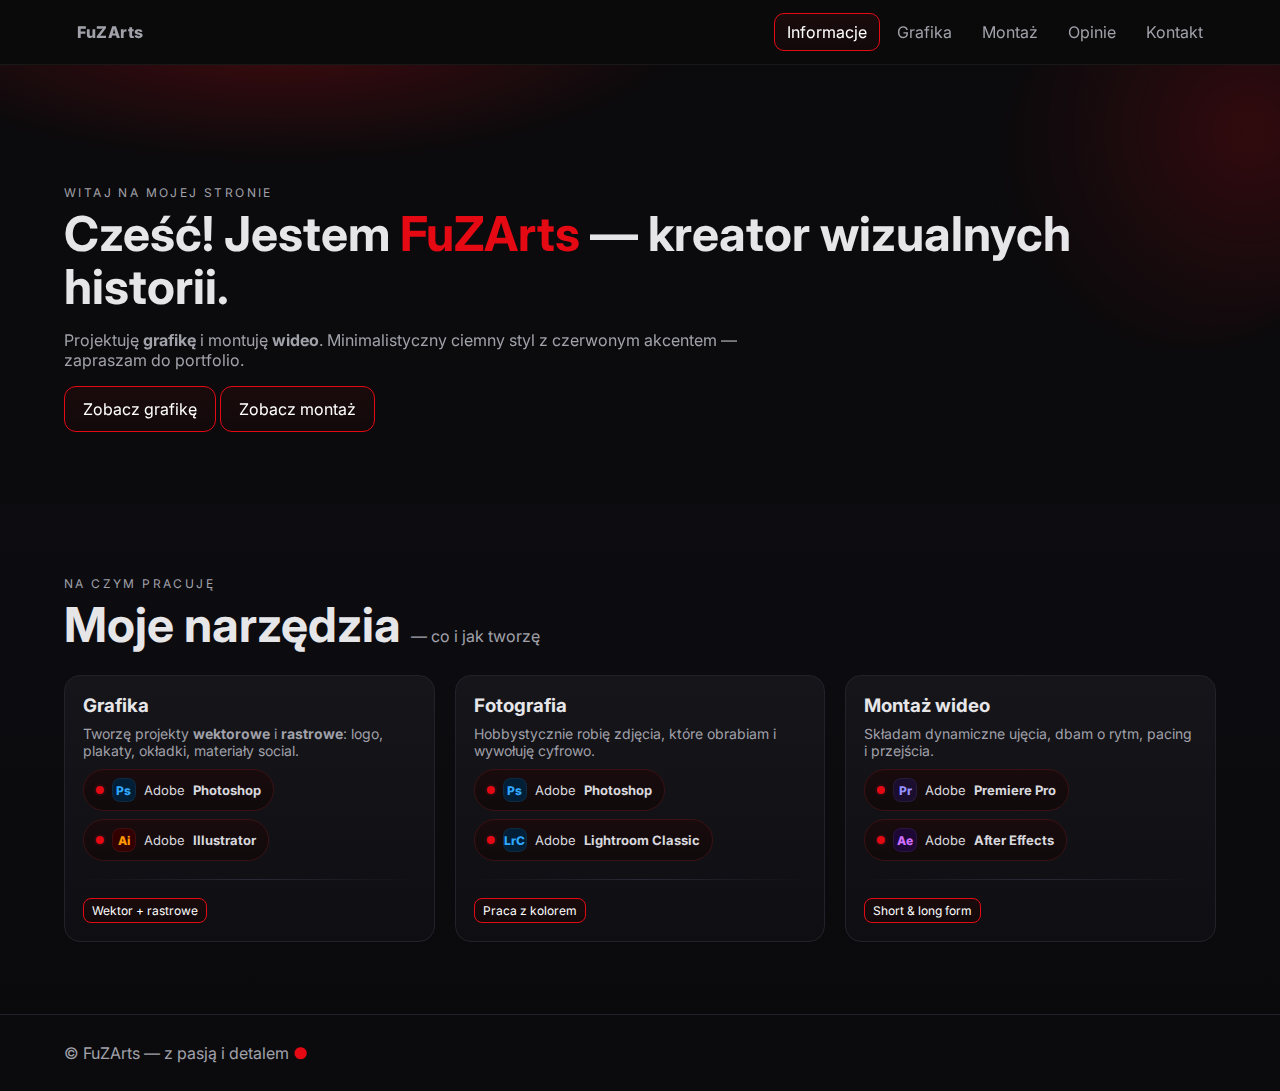
<file: index.html>
<!doctype html>
<html lang="pl">
<head>
  <meta charset="utf-8">
  <meta name="viewport" content="width=device-width,initial-scale=1">
  <title>Informacje — FuZArts</title>
  <meta name="color-scheme" content="dark">
  <link rel="preconnect" href="https://fonts.googleapis.com">
  <link href="https://fonts.googleapis.com/css2?family=Inter:wght@400;600;800&display=swap" rel="stylesheet">
  <link rel="stylesheet" href="style.css">
  <link rel="icon" type="image/png" href="/fuzarts.png">
</head>
<body>
  
    <header>
      <div class="container nav">
        <a class="brand" href="index.html">FuZArts</a>
        <nav>
          <a href="index.html">Informacje</a>
          <a href="grafika.html">Grafika</a>
          <a href="montaz.html">Montaż</a>
          <a href="opinie.html">Opinie</a>
          <a href="kontakt.html">Kontakt</a>
        </nav>
      </div>
    </header>
    
  
  
  <section class="hero hero-pro">
    <div class="hero-decor">
      <div class="hero-blob"></div>
      <div class="hero-blob second"></div>
      
      
    </div>
    <div class="container">
      <div class="kicker">Witaj na mojej stronie</div>
      <h1 class="h1" data-parallax="15">Cześć! Jestem <span style="color:var(--red)">FuZArts</span> — kreator wizualnych historii.</h1>
      <p class="p" data-parallax="8">Projektuję <strong>grafikę</strong> i montuję <strong>wideo</strong>. Minimalistyczny ciemny styl z czerwonym akcentem — zapraszam do portfolio.</p>
      <div class="hero-actions" data-parallax="5">
        <a class="btn red" href="grafika.html">Zobacz grafikę</a>
        <a class="btn red" href="montaz.html">Zobacz montaż</a>
      </div>
    </div>
  </section>



<section class="section-alt">
  <div class="container">
    <div class="kicker">Na czym pracuję</div>
    <h2 class="h1 reveal">Moje narzędzia <small>— co i jak tworzę</small></h2>
    <div class="tools-grid">
      <!-- GRAFIKA -->
      <article class="tool-card reveal">
        <h3>Grafika</h3>
        <div class="tool-desc">Tworzę projekty <strong>wektorowe</strong> i <strong>rastrowe</strong>: logo, plakaty, okładki, materiały social.</div>
        <div class="pills">
          <span class="pill adobe"><span class="dot"></span><span class="app ps">Ps</span> Adobe <strong>Photoshop</strong></span>
          <span class="pill adobe"><span class="dot"></span><span class="app ai">Ai</span> Adobe <strong>Illustrator</strong></span>
          </div>
        <div class="sep"></div>
        <span class="badge red">Wektor + rastrowe</span>
      </article>

      <!-- FOTOGRAFIA -->
      <article class="tool-card reveal">
        <h3>Fotografia</h3>
        <div class="tool-desc">Hobbystycznie robię zdjęcia, które obrabiam i wywołuję cyfrowo.</div>
        <div class="pills">
          <span class="pill adobe"><span class="dot"></span><span class="app ps">Ps</span> Adobe <strong>Photoshop</strong></span>
          <span class="pill adobe"><span class="dot"></span><span class="app lrc">LrC</span> Adobe <strong>Lightroom Classic</strong></span>
          </div>
        <div class="sep"></div>
        <span class="badge red">Praca z kolorem</span>
      </article>

      <!-- MONTAŻ -->
      <article class="tool-card reveal">
        <h3>Montaż wideo</h3>
        <div class="tool-desc">Składam dynamiczne ujęcia, dbam o rytm, pacing i przejścia.</div>
        <div class="pills">
          <span class="pill adobe"><span class="dot"></span><span class="app pr">Pr</span> Adobe <strong>Premiere Pro</strong></span>
          <span class="pill adobe"><span class="dot"></span><span class="app ae">Ae</span> Adobe <strong>After Effects</strong></span>
          </div>
        <div class="sep"></div>
        <span class="badge red">Short & long form</span>
      </article>

      
    </div>
  </div>
</section>



  
  
  <footer>
    <div class="container">© FuZArts — z pasją i detalem <span style="color:var(--red)">●</span></div>
  </footer>
  <script src="script.js"></script>
</body>
</html>
</file>
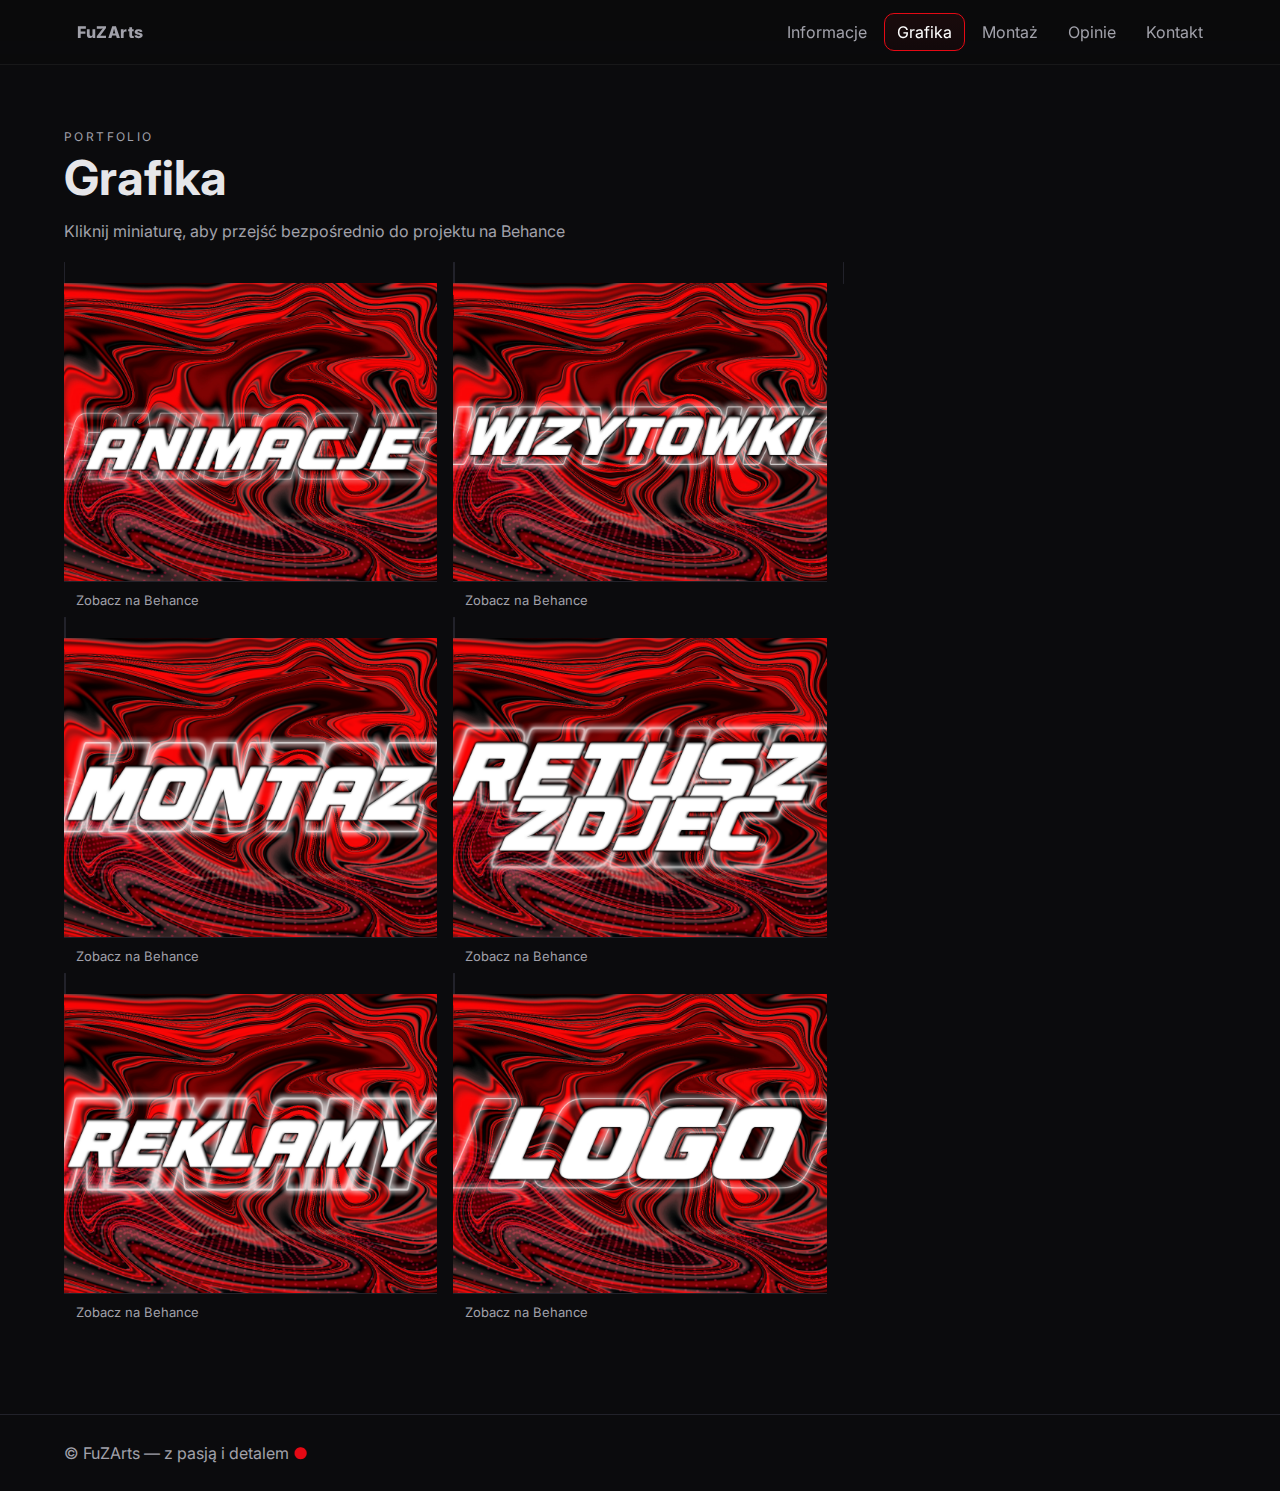
<file: grafika.html>
<!doctype html>
<html lang="pl">
<head>
  <meta charset="utf-8">
  <meta name="viewport" content="width=device-width,initial-scale=1">
  <title>Grafika — portfolio — FuZArts</title>
  <meta name="color-scheme" content="dark">
  <link rel="preconnect" href="https://fonts.googleapis.com">
  <link href="https://fonts.googleapis.com/css2?family=Inter:wght@400;600;800&display=swap" rel="stylesheet">
  <link rel="stylesheet" href="style.css">
  <link rel="icon" type="image/png" href="/fuzarts.png">
</head>
<body>
  
    <header>
      <div class="container nav">
        <a class="brand" href="index.html">FuZArts</a>
        <nav>
          <a href="index.html">Informacje</a>
          <a href="grafika.html">Grafika</a>
          <a href="montaz.html">Montaż</a>
          <a href="opinie.html">Opinie</a>
          <a href="kontakt.html">Kontakt</a>
        </nav>
      </div>
    </header>
    
  
  <section class="section">
    <div class="container">
      <div class="kicker">Portfolio</div>
      <h1 class="h1 reveal">Grafika</h1>
      <p class="p reveal">Kliknij miniaturę, aby przejść bezpośrednio do projektu na Behance</p>
      <div class="gallery" style="margin-top:22px"><a class="item reveal" href="https://www.behance.net/gallery/228768549/Animacje" target="_blank" rel="noopener noreferrer">
        <img src="/animacje.jpg" alt="Projekt 1" loading="lazy">
        <div class="caption">Zobacz na Behance</div>
      </a>
<a class="item reveal" href="https://www.behance.net/gallery/233677889/MONTAZ" target="_blank" rel="noopener noreferrer">
        <img src="/montaz.png" alt="Projekt 2" loading="lazy">
        <div class="caption">Zobacz na Behance</div>
      </a>
<a class="item reveal" href="https://www.behance.net/gallery/233672579/REKLAMA" target="_blank" rel="noopener noreferrer">
        <img src="/reklamy.png" alt="Projekt 3" loading="lazy">
        <div class="caption">Zobacz na Behance</div>
      </a>
<a class="item reveal" href="https://www.behance.net/gallery/226957509/Wizytowki" target="_blank" rel="noopener noreferrer">
        <img src="/wizytowki.jpg" alt="Projekt 4" loading="lazy">
        <div class="caption">Zobacz na Behance</div>
      </a>
<a class="item reveal" href="https://www.behance.net/gallery/233679657/RETUSZ-ZDJEC" target="_blank" rel="noopener noreferrer">
        <img src="/retusz zdjec.png" alt="Projekt 5" loading="lazy">
        <div class="caption">Zobacz na Behance</div>
      </a>
<a class="item reveal" href="https://www.behance.net/gallery/233671805/LOGO" target="_blank" rel="noopener noreferrer">
        <img src="/Logo.jpg" alt="Projekt 6" loading="lazy">
        <div class="caption">Zobacz na Behance</div>
      </a>
<a class="item reveal" href="https://www.behance.net/gallery/226791243/Miniaturki" target="_blank" rel="noopener noreferrer">
        <img src="/Miniaturki.jpg" alt="Projekt 7" loading="lazy">
        <div class="caption">Zobacz na Behance</div>
      </a>
<a class="item reveal" href="https://www.behance.net/gallery/226767179/Banner" target="_blank" rel="noopener noreferrer">
        <img src="/Bannery.png" alt="Projekt 8" loading="lazy">
        <div class="caption">Zobacz na Behance</div>
      </a>
<a class="item reveal" href="https://www.behance.net/gallery/227360129/PLAKATY" target="_blank" rel="noopener noreferrer">
        <img src="/Plakaty.jpg" alt="Projekt 9" loading="lazy">
        <div class="caption">Zobacz na Behance</div>
      </a></div>
    </div>
  </section>
  
  <footer>
    <div class="container">© FuZArts — z pasją i detalem <span style="color:var(--red)">●</span></div>
  </footer>
  <script src="script.js"></script>
</body>
</html>
</file>
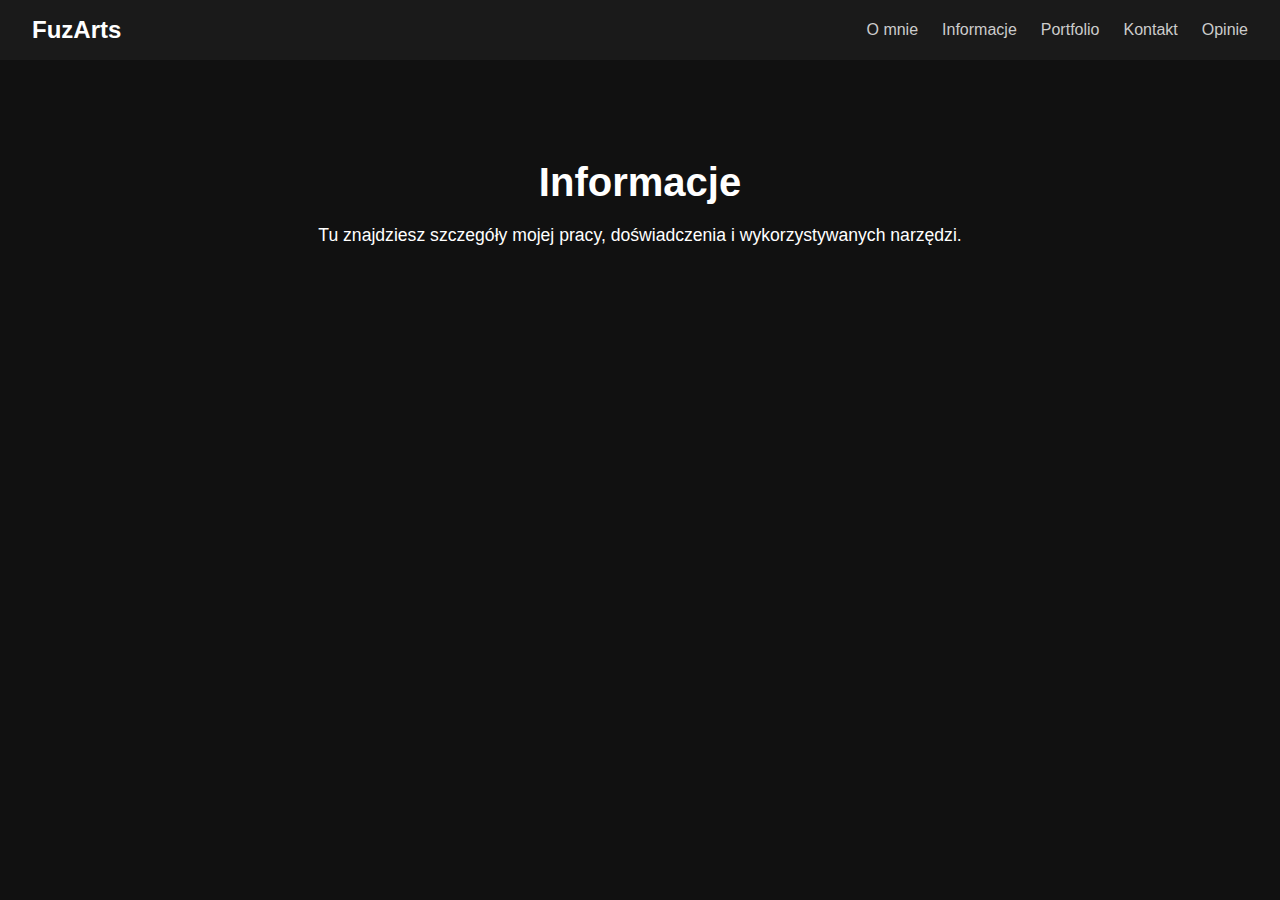
<file: info.html>
<!DOCTYPE html>
<html lang="pl">
<head>
  <meta charset="UTF-8" />
  <meta name="viewport" content="width=device-width, initial-scale=1.0" />
  <title>Informacje o mnie</title>
  <meta name="description" content="FuZArts Web" />
  <meta name="keywords" content="grafika, portfolio, motaz, animacje"/>
  <meta http-equiv="X-UA-Compatible" content="IE=edge, chrome=1" />

  <link rel="apple-touch-icon" sizes="180x180" href="/apple-touch-icon.png" />
  <link rel="icon" type="image/png" sizes="192x192" href="/android-chrome-192x192.png" />
  <link rel="icon" type="image/png" sizes="512x512" href="/android-chrome-512x512.png" />
  <link rel="icon" type="image/png" sizes="32x32" href="/favicon-32x32.png" />
  <link rel="icon" type="image/png" sizes="16x16" href="/favicon-16x16.png" />
  <link rel="shortcut icon" href="img/favicon.ico" />
  <link rel="manifest" href="img/site.webmanifest" />

 <script async src="https://www.googletagmanager.com/gtag/js?id=G-688C25GMCV"></script>
<script>
  window.dataLayer = window.dataLayer || [];
  function gtag(){dataLayer.push(arguments);}
  gtag('js', new Date());
  gtag('config', 'G-688C25GMCV');
</script>

  <style>
    * {
      margin: 0;
      padding: 0;
      box-sizing: border-box;
    }

    html {
      scroll-behavior: smooth;
    }

    body {
      font-family: Arial, sans-serif;
      background-color: #111;
      color: #fff;
    }

    nav {
      display: flex;
      justify-content: space-between;
      align-items: center;
      background-color: #1a1a1a;
      padding: 1rem 2rem;
      position: sticky;
      top: 0;
      z-index: 100;
      height: 60px;
    }

    nav .logo {
      font-size: 1.5rem;
      font-weight: bold;
      color: #fff;
    }

    nav ul {
      list-style: none;
      display: flex;
      gap: 1.5rem;
    }

    nav ul li a {
      color: #ccc;
      text-decoration: none;
      font-weight: 500;
      transition: color 0.3s ease;
    }

    nav ul li a:hover {
      color: #1abc9c;
    }

    section {
      padding-top: 100px;
      text-align: center;
    }

    section h2 {
      font-size: 2.5rem;
      margin-bottom: 1rem;
    }

    section p {
      font-size: 1.1rem;
      line-height: 1.6;
    }

    a {
      color: #1abc9c;
    }

    #portfolio img:hover {
      transform: scale(1.05);
    }
  
@media (max-width: 768px) {
  nav {
    flex-direction: column;
    align-items: flex-start;
    padding: 1rem;
    height: auto;
  }

  nav .logo {
    font-size: 1.8rem;
    margin-bottom: 1rem;
  }

  nav ul {
    flex-direction: column;
    width: 100%;
    gap: 0;
  }

  nav ul li {
    width: 100%;
    margin: 0;
  }

  nav ul li a {
    display: block;
    padding: 1rem;
    font-size: 1.2rem;
    width: 100%;
    color: #ccc;
    border-top: 1px solid #222;
  }

  section {
    padding-top: 100px;
  }
}

</style>
</head>
<body>

<nav>
  <div class="logo">FuzArts</div>
  <ul>
    <li><a href="index.html">O mnie</a></li>
    <li><a href="info.html">Informacje</a></li>
    <li><a href="portfolio.html">Portfolio</a></li>
    <li><a href="kontakt.html">Kontakt</a></li>
    <li><a href="ocey2.html">Opinie</a></li> <!-- dodane -->
  </ul>
</nav>

<section>
  <h2>Informacje</h2>
  <p>Tu znajdziesz szczegóły mojej pracy, doświadczenia i wykorzystywanych narzędzi.</p>
</section>

</body>
</html>
</file>
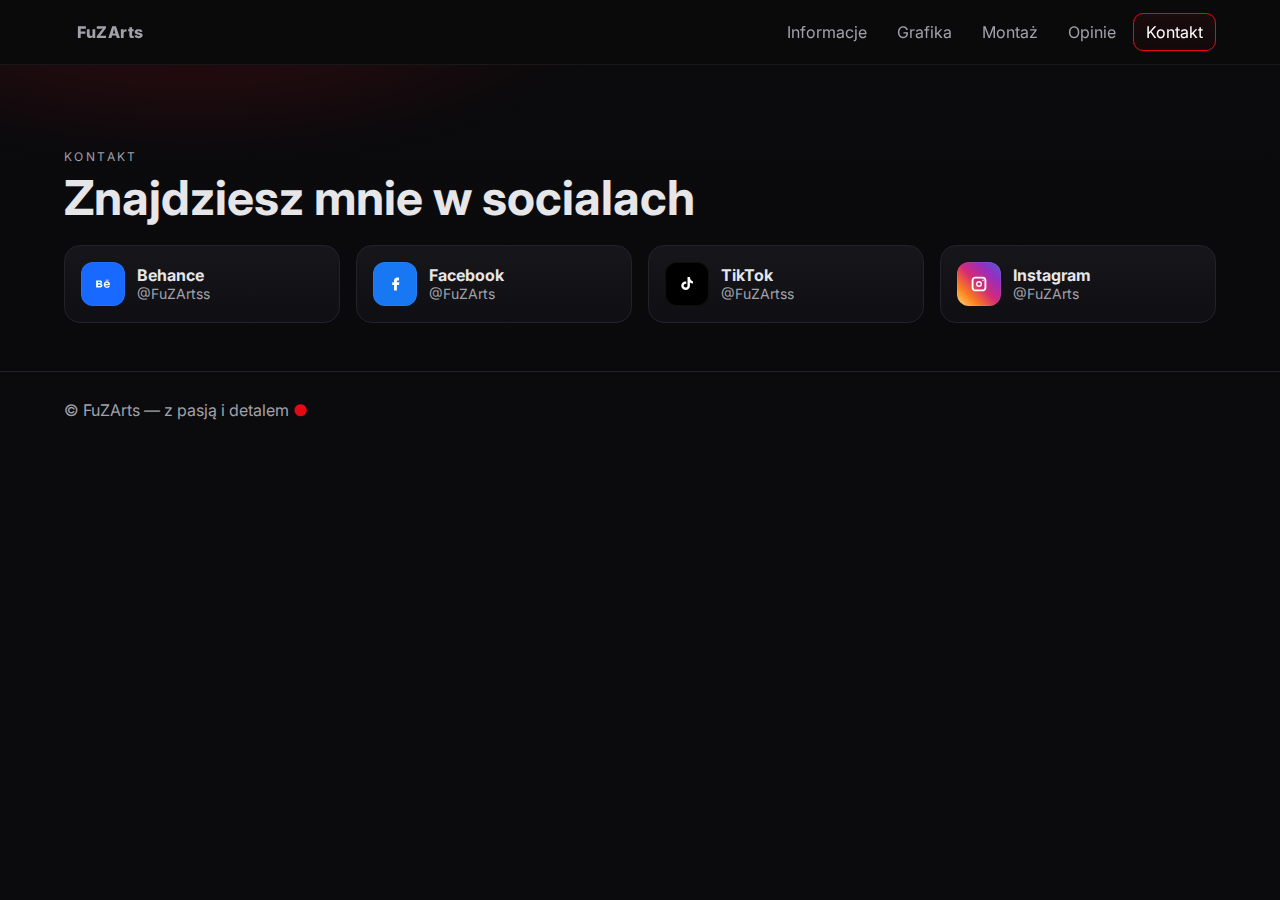
<file: kontakt.html>
<!doctype html>
<html lang="pl">
<head>
  <meta charset="utf-8">
  <meta name="viewport" content="width=device-width,initial-scale=1">
  <title>Kontakt — FuZArts</title>
  <meta name="color-scheme" content="dark">
  <link rel="preconnect" href="https://fonts.googleapis.com">
  <link href="https://fonts.googleapis.com/css2?family=Inter:wght@400;600;800&display=swap" rel="stylesheet">
  <link rel="stylesheet" href="style.css">
  <link rel="icon" type="image/png" href="/fuzarts.png">
</head>
<body>
  
    <header>
      <div class="container nav">
        <a class="brand" href="index.html">FuZArts</a>
        <nav>
          <a href="index.html">Informacje</a>
          <a href="grafika.html">Grafika</a>
          <a href="montaz.html">Montaż</a>
          <a href="opinie.html">Opinie</a>
          <a href="kontakt.html">Kontakt</a>
        </nav>
      </div>
    </header>
    
  
  
  <section class="contact-hero">
    <div class="container">
      <div class="kicker">Kontakt</div>
      <h1 class="h1 reveal">Znajdziesz mnie w socialach</h1>

      <div class="contact-grid" style="margin-top:20px">
        <!-- Behance -->
        <a class="contact-card reveal" href="https://behance.net/FuZArtss" target="_blank" rel="noopener">
          <div class="contact-icon brand behance"><svg xmlns='http://www.w3.org/2000/svg' viewBox='0 0 48 48' width='22' height='22' aria-hidden='true'>
  <path fill='currentColor' d='M20.6 22.3c.8-.5 1.3-1.3 1.3-2.4 0-2.1-1.6-3.4-4.1-3.4H9v14.9h9.1c2.8 0 4.6-1.5 4.6-3.9 0-1.7-.8-2.9-2.1-3.4zm-7.4-3h4.1c.9 0 1.5.5 1.5 1.3s-.6 1.3-1.5 1.3h-4.1v-2.6zm4.2 8.9h-4.2v-3.1h4.2c1.1 0 1.8.6 1.8 1.6s-.7 1.5-1.8 1.5zm15.1-10.1c-4.1 0-6.9 2.9-6.9 7.2 0 4.4 2.8 7.3 7 7.3 3.2 0 5.5-1.5 6.2-4.2h-3.4c-.3.8-1.4 1.4-2.7 1.4-2 0-3.3-1.2-3.4-3.3h9.9c.1-.5.1-.9.1-1.3 0-4.2-2.5-7.1-6.8-7.1zm-3.4 5.9c.2-1.8 1.3-3 3.3-3 1.9 0 3 1 3.2 3h-6.5zm7.1-7.6h-6.2v-1.9h6.2v1.9z' />
</svg></div>
          <div class="contact-meta">
            <div class="contact-title">Behance</div>
            <div class="contact-handle">@FuZArtss</div>
          </div>
        </a>

        <!-- Facebook -->
        <a class="contact-card reveal" href="https://facebook.com/FuZArts" target="_blank" rel="noopener">
          <div class="contact-icon brand facebook"><svg xmlns='http://www.w3.org/2000/svg' viewBox='0 0 48 48' width='22' height='22' aria-hidden='true'>
  <path fill='currentColor' d='M28.9 16.2h3.9V10h-3.9c-4.1 0-7.1 3.1-7.1 7.3v2.8H18v6.1h3.8V38h6.3v-11.8h4.7l.8-6.1h-5.5V17.3c0-.7.5-1.1 1.1-1.1z'/>
</svg></div>
          <div class="contact-meta">
            <div class="contact-title">Facebook</div>
            <div class="contact-handle">@FuZArts</div>
          </div>
        </a>

        <!-- TikTok -->
        <a class="contact-card reveal" href="https://tiktok.com/@FuZArtss" target="_blank" rel="noopener">
          <div class="contact-icon brand tiktok"><svg xmlns='http://www.w3.org/2000/svg' viewBox='0 0 48 48' width='22' height='22' aria-hidden='true'>
  <path fill='currentColor' d='M34.4 16.9c-2-1.4-3.4-3.5-3.8-5.9h0c-.3-1.4-.2-2.5-.2-2.5h-5.3v19.1c0 2.3-1.8 4.1-4.1 4.1-1.5 0-2.9-.8-3.6-2-.4-.6-.6-1.3-.6-2.1 0-2.3 1.9-4.1 4.2-4.1.5 0 1 .1 1.4.3v-5.3c-.5-.1-1-.2-1.5-.2-5.2 0-9.4 4.2-9.4 9.3 0 2 .6 3.8 1.6 5.3 1.7 2.6 4.6 4.3 7.9 4.3 5.2 0 9.4-4.2 9.4-9.3v-7.1c1.8 1.4 4.1 2.2 6.5 2.2v-5.1c-.7 0-1.7-.3-2.5-.8z'/>
</svg></div>
          <div class="contact-meta">
            <div class="contact-title">TikTok</div>
            <div class="contact-handle">@FuZArtss</div>
          </div>
        </a>

        <!-- Instagram -->
        <a class="contact-card reveal" href="https://instagram.com/FuZArts" target="_blank" rel="noopener">
          <div class="contact-icon brand instagram"><svg xmlns='http://www.w3.org/2000/svg' viewBox='0 0 48 48' width='22' height='22' aria-hidden='true'>
  <path fill='currentColor' d='M16 8h16c4.4 0 8 3.6 8 8v16c0 4.4-3.6 8-8 8H16c-4.4 0-8-3.6-8-8V16c0-4.4 3.6-8 8-8zm0 4c-2.2 0-4 1.8-4 4v16c0 2.2 1.8 4 4 4h16c2.2 0 4-1.8 4-4V16c0-2.2-1.8-4-4-4H16zm8 5.5A6.5 6.5 0 1 1 17.5 24 6.51 6.51 0 0 1 24 17.5zm0 3A3.5 3.5 0 1 0 27.5 24 3.5 3.5 0 0 0 24 20.5zM32.75 14a1.75 1.75 0 1 1-1.75 1.75A1.75 1.75 0 0 1 32.75 14z'/>
</svg></div>
          <div class="contact-meta">
            <div class="contact-title">Instagram</div>
            <div class="contact-handle">@FuZArts</div>
          </div>
        </a>
      </div>
    </div>
  </section>

  
  <footer>
    <div class="container">© FuZArts — z pasją i detalem <span style="color:var(--red)">●</span></div>
  </footer>
  <script src="script.js"></script>
</body>
</html>
</file>
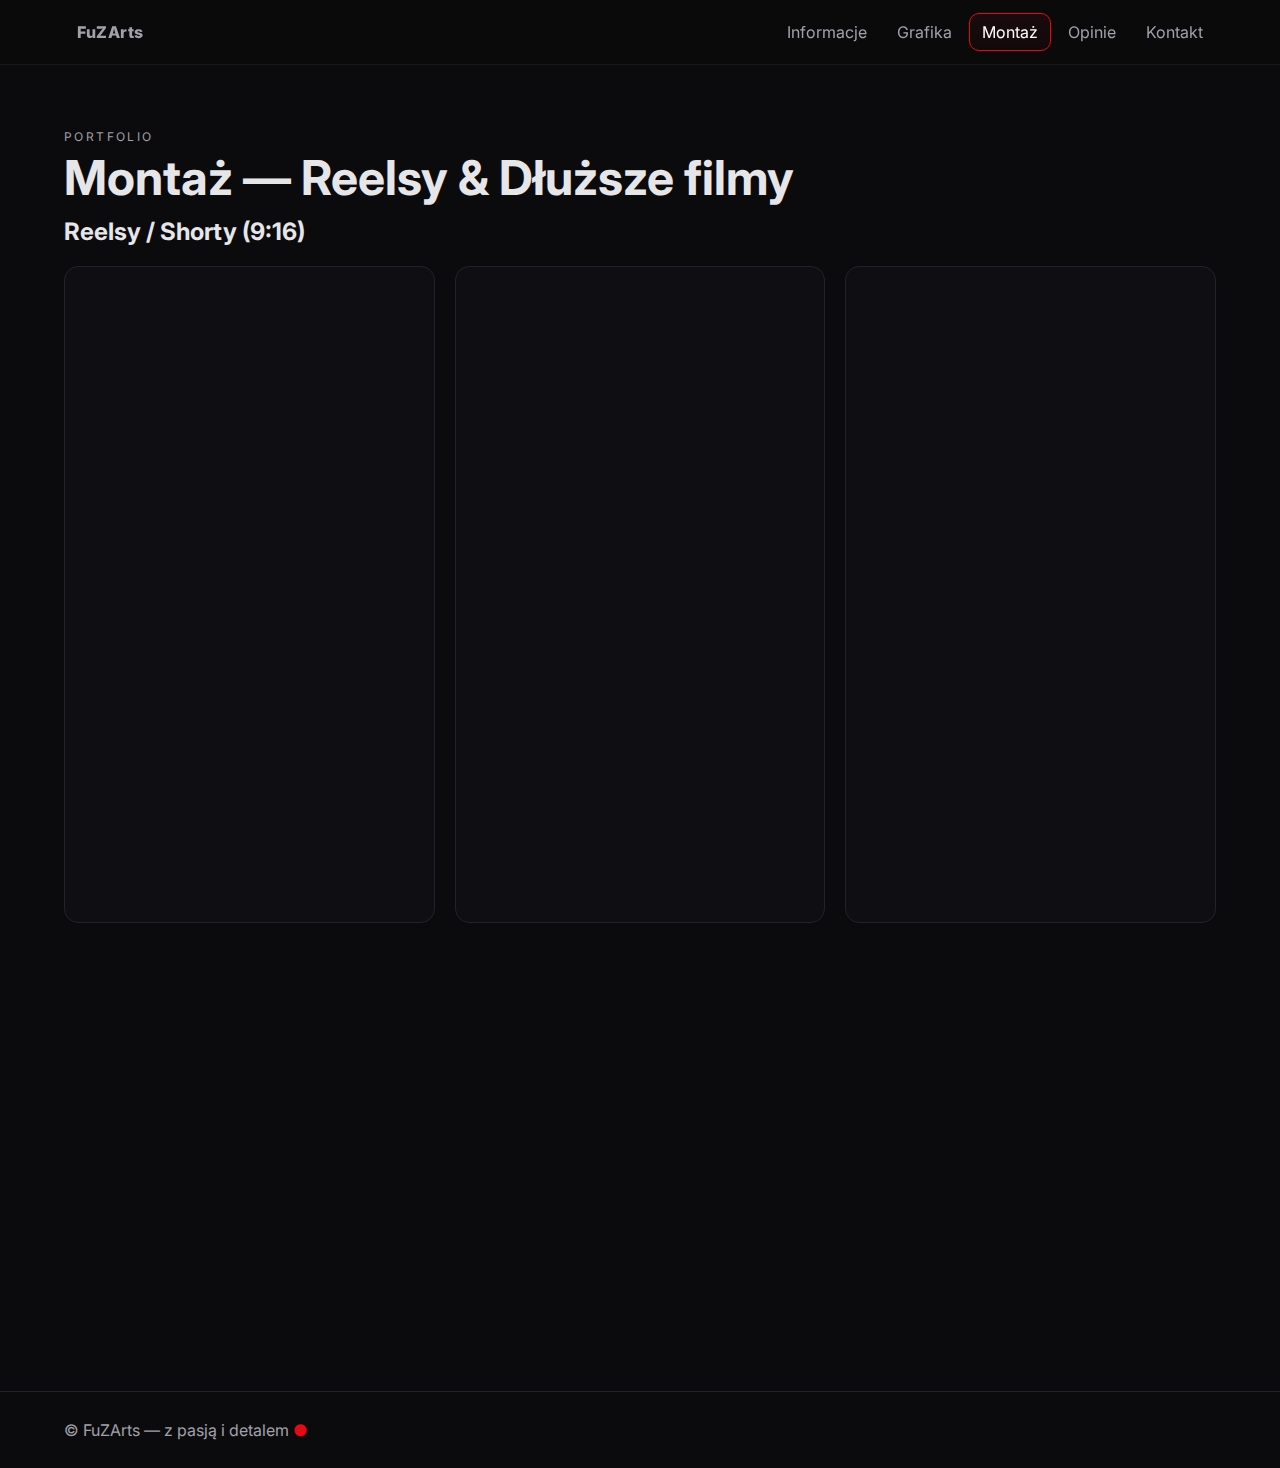
<file: montaz.html>
<!DOCTYPE html>

<html lang="pl">
<head>
<meta charset="utf-8"/>
<meta content="width=device-width,initial-scale=1" name="viewport"/>
<title>Montaż — portfolio — FuZArts</title>
<meta content="dark" name="color-scheme"/>
<link href="https://fonts.googleapis.com" rel="preconnect"/>
<link href="https://fonts.googleapis.com/css2?family=Inter:wght@400;600;800&amp;display=swap" rel="stylesheet"/>
<link href="style.css" rel="stylesheet"/>
<link href="/fuzarts.png" rel="icon" type="image/png"/>
</head>
<body>
<header>
<div class="container nav">
<a class="brand" href="index.html">FuZArts</a>
<nav>
<a href="index.html">Informacje</a>
<a href="grafika.html">Grafika</a>
<a href="montaz.html">Montaż</a>
<a href="opinie.html">Opinie</a>
<a href="kontakt.html">Kontakt</a>
</nav>
</div>
</header>
<section class="section">
<div class="container">
<div class="kicker">Portfolio</div>
<h1 class="h1 reveal">Montaż — Reelsy &amp; Dłuższe filmy</h1>
<h2 class="reveal" style="margin-top:8px">Reelsy / Shorty (9:16)</h2>
<div class="video-grid" style="margin-top:12px">
<div class="video video--reel reveal">
<iframe allowfullscreen="" frameborder="0" loading="lazy" src="" title="Reel 1"></iframe>
</div>
<div class="video video--reel reveal">
<iframe allowfullscreen="" frameborder="0" loading="lazy" src="" title="Reel 2"></iframe>
</div>
<div class="video video--reel reveal">
<iframe allowfullscreen="" frameborder="0" loading="lazy" src="" title="Reel 3"></iframe>
</div>
</div>
<h2 class="reveal" style="margin-top:36px">Dłuższe filmy (16:9)</h2>
<div class="video-grid" style="margin-top:12px">
<div class="video reveal">
<iframe allowfullscreen="https://www.youtube.com/watch?v=vpSf8sQHqFQ" frameborder="0" loading="lazy" src="" title="Long 1"></iframe>
</div>
<div class="video reveal">
<iframe allow="accelerometer; autoplay; clipboard-write; encrypted-media; gyroscope; picture-in-picture; web-share" allowfullscreen="True" frameborder="0" loading="lazy" referrerpolicy="strict-origin-when-cross-origin" src="https://www.youtube.com/watch?v=vpSf8sQHqFQ&amp;modestbranding=1" title="Long 2"></iframe>
</div>
</div>
</div>
</section>
<footer>
<div class="container">© FuZArts — z pasją i detalem <span style="color:var(--red)">●</span></div>
</footer>
<script src="script.js"></script>
</body>
</html>
</file>
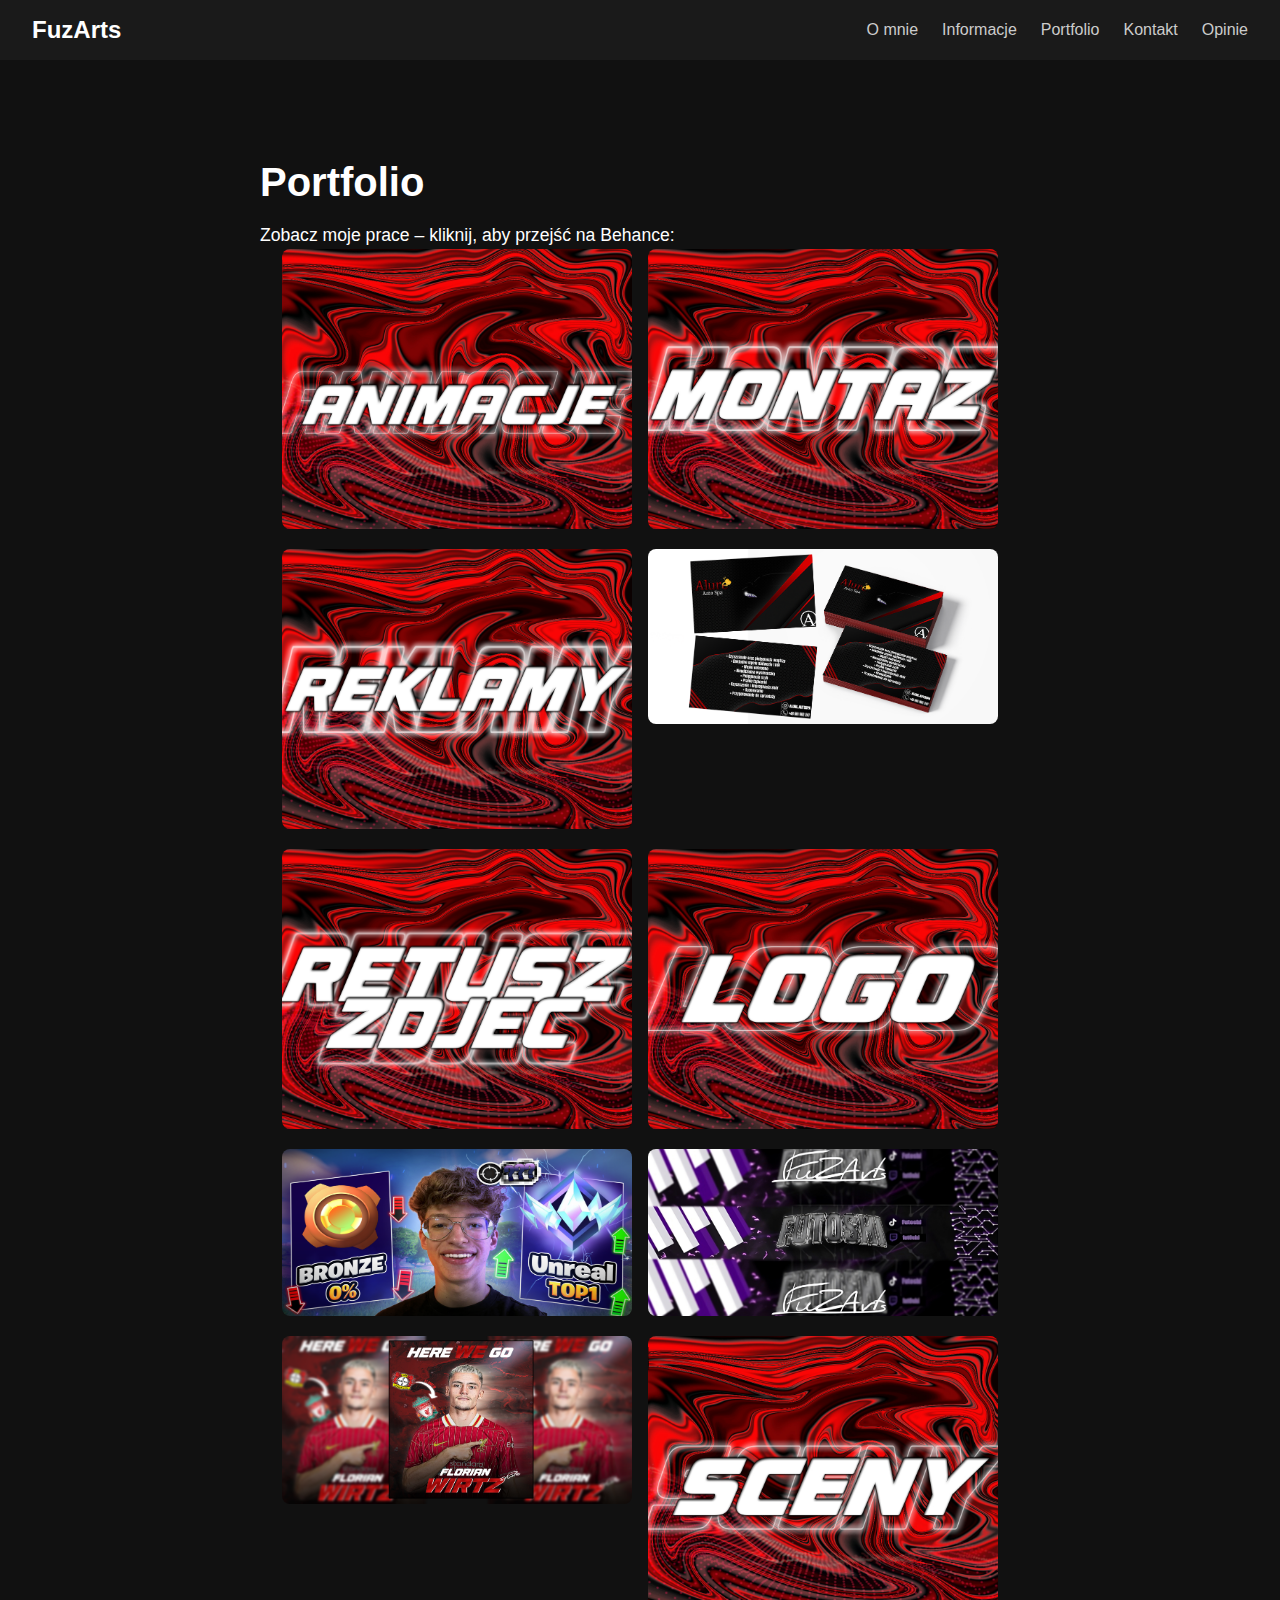
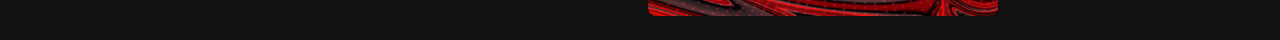
<file: portfolio.html>
<!DOCTYPE html>
<html lang="pl">
<head>
  <meta charset="UTF-8" />
  <meta name="viewport" content="width=device-width, initial-scale=1.0" />
  <title>Moje Portfolio</title>
  <meta name="description" content="FuZArts Web" />
  <meta name="keywords" content="grafika, portfolio, motaz, animacje"/>
  <meta http-equiv="X-UA-Compatible" content="IE=edge, chrome=1" />

  <link rel="apple-touch-icon" sizes="180x180" href="img/apple-touch-icon.png" />
  <link rel="icon" type="image/png" sizes="192x192" href="/android-chrome-192x192.png" />
  <link rel="icon" type="image/png" sizes="512x512" href="/android-chrome-512x512.png" />
  <link rel="icon" type="image/png" sizes="32x32" href="/favicon-32x32.png" />
  <link rel="icon" type="image/png" sizes="16x16" href="/favicon-16x16.png" />
  <link rel="shortcut icon" href="img/favicon.ico" />
  <link rel="manifest" href="img/site.webmanifest" />

 <script async src="https://www.googletagmanager.com/gtag/js?id=G-688C25GMCV"></script>
<script>
  window.dataLayer = window.dataLayer || [];
  function gtag(){dataLayer.push(arguments);}
  gtag('js', new Date());
  gtag('config', 'G-688C25GMCV');
</script>

  <style>
    * {
      margin: 0;
      padding: 0;
      box-sizing: border-box;
    }

    html {
      scroll-behavior: smooth;
    }

    body {
      font-family: Arial, sans-serif;
      background-color: #111;
      color: #fff;
    }

    nav {
      display: flex;
      justify-content: space-between;
      align-items: center;
      background-color: #1a1a1a;
      padding: 1rem 2rem;
      position: sticky;
      top: 0;
      z-index: 100;
      height: 60px;
    }

    nav .logo {
      font-size: 1.5rem;
      font-weight: bold;
      color: #fff;
    }

    nav ul {
      list-style: none;
      display: flex;
      gap: 1.5rem;
    }

    nav ul li a {
      color: #ccc;
      text-decoration: none;
      font-weight: 500;
      transition: color 0.3s ease;
    }

    nav ul li a:hover {
      color: #1abc9c;
    }

    section {
      min-height: 100vh;
      max-width: 800px;
      margin: 0 auto;
      padding: 100px 20px 20px;
    }

    section h2 {
      font-size: 2.5rem;
      margin-bottom: 1rem;
    }

    section p {
      font-size: 1.1rem;
      line-height: 1.6;
    }

    a {
      color: #1abc9c;
    }

    #portfolio img:hover {
      transform: scale(1.05);
    }
  
@media (max-width: 768px) {
  nav {
    flex-direction: column;
    align-items: flex-start;
    padding: 1rem;
    height: auto;
  }

  nav .logo {
    font-size: 1.8rem;
    margin-bottom: 1rem;
  }

  nav ul {
    flex-direction: column;
    width: 100%;
    gap: 0;
  }

  nav ul li {
    width: 100%;
    margin: 0;
  }

  nav ul li a {
    display: block;
    padding: 1rem;
    font-size: 1.2rem;
    width: 100%;
    color: #ccc;
    border-top: 1px solid #222;
  }

  section {
    padding-top: 100px;
    text-align: center;
  }
}

</style>
</head>
<body>

<nav>
  <div class="logo">FuzArts</div>
  <ul>
    <li><a href="index.html">O mnie</a></li>
    <li><a href="info.html">Informacje</a></li>
    <li><a href="portfolio.html">Portfolio</a></li>
    <li><a href="kontakt.html">Kontakt</a></li>
    <li><a href="ocey2.html">Opinie</a></li>
  </ul>
</nav>

<section id="portfolio">
  <h2>Portfolio</h2>
  <p>Zobacz moje prace – kliknij, aby przejść na Behance:</p>
  <div style="display: flex; flex-wrap: wrap; gap: 1rem; justify-content: center;">
    <a href="https://www.behance.net/gallery/228768549/Animacje" target="_blank" rel="noopener noreferrer">
      <img src="/animacje.jpg" alt="Projekt 1" style="width: 350px; border-radius: 8px; transition: transform 0.3s ease;" />
    </a>
    <a href="https://www.behance.net/gallery/233677889/MONTAZ" target="_blank" rel="noopener noreferrer">
      <img src="/montaz.png" alt="Projekt 2" style="width: 350px; border-radius: 8px; transition: transform 0.3s ease;" />
    </a>
    <a href="https://www.behance.net/gallery/233672579/REKLAMA" target="_blank" rel="noopener noreferrer">
      <img src="/reklamy.png" alt="Projekt 3" style="width: 350px; border-radius: 8px; transition: transform 0.3s ease;" />
    </a>
    <a href="https://www.behance.net/gallery/226957509/Wizytowki" target="_blank" rel="noopener noreferrer">
      <img src="/wizytowka.png" alt="Projekt 4" style="width: 350px; border-radius: 8px; transition: transform 0.3s ease;" />
    </a>
    <a href="https://www.behance.net/gallery/233679657/RETUSZ-ZDJEC" target="_blank" rel="noopener noreferrer">
      <img src="/retusz zdjec.png" alt="Projekt 5" style="width: 350px; border-radius: 8px; transition: transform 0.3s ease;" />
    </a>
    <a href="https://www.behance.net/gallery/233671805/LOGO" target="_blank" rel="noopener noreferrer">
      <img src="/Logoo.jpg" alt="Projekt 6" style="width: 350px; border-radius: 8px; transition: transform 0.3s ease;" />
    </a>
    <a href="https://www.behance.net/gallery/226791243/Miniaturki" target="_blank" rel="noopener noreferrer">
      <img src="/mimi1.png" alt="Projekt 7" style="width: 350px; border-radius: 8px; transition: transform 0.3s ease;" />
    </a>
    <a href="https://www.behance.net/gallery/226767179/Banner" target="_blank" rel="noopener noreferrer">
      <img src="/banner.png" alt="Projekt 8" style="width: 350px; border-radius: 8px; transition: transform 0.3s ease;" />
    </a>
    <a href="https://www.behance.net/gallery/227360129/PLAKATY" target="_blank" rel="noopener noreferrer">
      <img src="/plakat.png" alt="Projekt 8" style="width: 350px; border-radius: 8px; transition: transform 0.3s ease;" />
    </a>
    <a href="https://www.behance.net/gallery/226767385/Sceny" target="_blank" rel="noopener noreferrer">
      <img src="/Sceny.jpg" alt="Projekt 8" style="width: 350px; border-radius: 8px; transition: transform 0.3s ease;" />
    </a>
  </div>
</section>

</body>
</html>
</file>
<file: style.css>
:root{
  --bg:#0b0b0d;--bg-soft:#121216;--text:#e6e6e9;--muted:#a1a1aa;
  --red:#e50914;--card:#141418;--border:#22222a;--glow:#e5091444
}
*{box-sizing:border-box}
html,body{margin:0;padding:0;background:var(--bg);color:var(--text);
  font-family:Inter,system-ui,-apple-system,Segoe UI,Roboto,Helvetica,Arial,sans-serif}
a{color:inherit;text-decoration:none}
img{max-width:100%;display:block}
.container{max-width:1200px;margin:0 auto;padding:0 24px}
.section{padding:64px 0}
.grid{display:grid;gap:24px}

.btn{display:inline-flex;align-items:center;gap:10px;padding:12px 18px;
  border:1px solid var(--border);border-radius:12px;background:linear-gradient(180deg,#16161b,#0f0f13);
  color:var(--text);transition:.25s ease;position:relative;overflow:hidden}
.btn:hover{transform:translateY(-2px);border-color:var(--red);box-shadow:0 10px 30px -10px var(--glow)}
.btn.primary{background:linear-gradient(180deg,#1a1a22,#101015);border-color:#2a2a36}
.btn.primary::after{content:"";position:absolute;inset:0;background:radial-gradient(400px 120px at var(--mx,50%) 120%, #e509140f, transparent 60%);
  pointer-events:none;transition:.2s ease}

header{position:sticky;top:0;z-index:50;background:rgba(10,10,12,.7);backdrop-filter:blur(10px);
  border-bottom:1px solid rgba(255,255,255,.06)}
.nav{display:flex;justify-content:space-between;align-items:center;height:64px}
.brand{font-weight:800;letter-spacing:.5px}
.nav a{padding:8px 12px;border-radius:10px;color:var(--muted);border:1px solid transparent;transition:.2s ease;position:relative}
.nav a:hover{color:var(--text);border-color:#1f1f28;background:#111116}
.nav a.active{color:#fff;border-color:var(--red);background:linear-gradient(180deg,#1a0b0c,#12090b)}

.hero{padding:96px 0 48px;position:relative;overflow:hidden}
.hero::before{content:"";position:absolute;inset:-10% -20% auto -20%;height:60%;
  background:radial-gradient(600px 200px at 30% 0%, var(--glow), transparent 70%);pointer-events:none;filter:blur(12px)}
.kicker{color:var(--muted);text-transform:uppercase;letter-spacing:.2em;font-size:12px;margin-bottom:8px}
.h1{font-size:48px;line-height:1.1;margin:0 0 12px}
.p{color:var(--muted);max-width:700px}

.card{background:linear-gradient(180deg,#141418,#0f0f13);border:1px solid var(--border);border-radius:16px;overflow:hidden;transition:.3s}
.card:hover{transform:translateY(-4px);box-shadow:0 20px 40px -20px rgba(0,0,0,.6)}
.card .cover{aspect-ratio:16/9;background:#0f0f13;display:grid;place-items:center;border-bottom:1px solid var(--border)}
.card .body{padding:16px}
.meta{display:flex;gap:8px;align-items:center;color:var(--muted);font-size:13px}

.gallery{columns:1;column-gap:16px}
@media(min-width:640px){.gallery{columns:2}}
@media(min-width:1024px){.gallery{columns:3}}
.gallery .item{break-inside:avoid;margin:0 0 16px;border-radius:14px;overflow:hidden;border:1px solid var(--border);background:#121218}
.gallery .item img{width:100%;display:block}
.gallery .item .caption{padding:10px 12px;color:var(--muted);font-size:13px;border-top:1px solid var(--border)}

.testimonials{display:grid;gap:16px}
@media(min-width:900px){.testimonials{grid-template-columns:repeat(3,1fr)}}
.quote{padding:18px;border:1px solid var(--border);border-radius:14px;background:linear-gradient(180deg,#141418,#0f0f13)}
.quote p{color:#d1d1d6}
.quote .who{margin-top:10px;color:var(--muted);font-size:14px}

form{display:grid;gap:12px}
.input, textarea{width:100%;padding:12px 14px;border-radius:12px;background:#0f0f13;border:1px solid var(--border);color:var(--text)}
textarea{min-height:140px;resize:vertical}
.input:focus, textarea:focus{outline:none;border-color:var(--red);box-shadow:0 0 0 4px #e5091414}

footer{border-top:1px solid var(--border);padding:28px 0;color:var(--muted)}

.reveal{opacity:0;transform:translateY(16px);transition:opacity .6s ease, transform .6s ease}
.reveal.visible{opacity:1;transform:translateY(0)}

/* Social cards */
.socials{display:grid;gap:16px;grid-template-columns:repeat(auto-fit,minmax(220px,1fr))}
.social-card{display:flex;align-items:center;gap:12px;padding:14px;border:1px solid var(--border);border-radius:14px;background:#121218;transition:.2s}
.social-card:hover{border-color:var(--red);transform:translateY(-2px)}
.social-card .icon{width:36px;height:36px;border-radius:10px;display:grid;place-items:center;background:#1a1a22;border:1px solid #20202a}

/* Reels & long videos */
.video-grid{display:grid;gap:20px;grid-template-columns:repeat(auto-fit,minmax(280px,1fr))}
.video{position:relative;border:1px solid var(--border);border-radius:14px;overflow:hidden;background:#0f0f13}
.video::before{content:"";display:block;aspect-ratio:16/9}
.video--reel::before{aspect-ratio:9/16}
.video iframe,.video video{position:absolute;inset:0;width:100%;height:100%}

/* Author (nick) styling in opinions */
.author{color:var(--red);font-weight:700}

/* Montage special grid: 3 columns on large screens for first row; responsive fallback */
.montaz-grid{display:grid;gap:20px}
@media(min-width:1100px){.montaz-grid{grid-template-columns:repeat(3,1fr)}}
@media(min-width:701px) and (max-width:1099px){.montaz-grid{grid-template-columns:repeat(2,1fr)}}
@media(max-width:700px){.montaz-grid{grid-template-columns:1fr}}


/* --- Tools / Pills / Fancy cards --- */
.section-alt{position:relative;padding:72px 0;background:linear-gradient(180deg,#0d0d11, #0a0a0d)}
.kicker+.h1 small{font-size:16px;color:var(--muted);font-weight:400}
.tools-grid{display:grid;gap:20px;grid-template-columns:repeat(auto-fit,minmax(260px,1fr));margin-top:24px}
.tool-card{border:1px solid var(--border);border-radius:16px;background:linear-gradient(180deg,#15151a,#0f0f13);padding:18px;transition:.25s}
.tool-card:hover{transform:translateY(-4px);box-shadow:0 16px 36px -18px rgba(0,0,0,.7)}
.tool-card h3{margin:0 0 8px}
.pills{display:flex;flex-wrap:wrap;gap:8px;margin-top:10px}
.pill{display:inline-flex;align-items:center;gap:8px;padding:8px 12px;border:1px solid var(--border);border-radius:999px;background:#101015;color:#d8d8de;font-size:13px}
.pill.adobe{border-color: #3a1114;background:linear-gradient(180deg,#1a0b0d,#0f0a0b)}
.pill.adobe .dot{width:8px;height:8px;border-radius:50%;background:var(--red);box-shadow:0 0 0 2px #2a0c10}
.pill.soft{opacity:.9}
.tool-desc{color:var(--muted);font-size:14px;margin-top:8px}
.sep{height:1px;background:linear-gradient(90deg,transparent,#2a2a36,transparent);margin:18px 0}
.badge{display:inline-block;padding:4px 8px;border-radius:8px;border:1px solid var(--border);font-size:12px;color:#bbb}
.badge.red{border-color:var(--red);color:#fff;background:linear-gradient(180deg,#1a0b0c,#12090b)}


.btn.red{
  border-color: var(--red);
  background:linear-gradient(180deg,#1a0b0c,#12090b);
  color:#fff;
}
.btn.red:hover{
  box-shadow:0 0 20px -4px var(--glow);
  transform:translateY(-2px);
}


/* --- Mobile optimizations --- */
@media(max-width:700px){
  .h1{font-size:36px}
  .btn{padding:14px 18px;font-size:16px}
  nav a{padding:10px 12px}
  .tool-card{padding:16px}
}


/* Page fade transitions */
.page-fade{opacity:0;transition:opacity .35s ease}
.page-fade.visible{opacity:1}


/* --- Adobe app badges (updated) --- */
.app{display:inline-grid;place-items:center;width:24px;height:24px;border-radius:8px;font-size:12px;font-weight:800;color:#fff;letter-spacing:.2px;box-shadow:inset 0 0 0 1px rgba(255,255,255,.06)}
.app.ps{background:#001E36;color:#31A8FF}
.app.ai{background:#330000;color:#FF9A00}
.app.lrc{background:#001E36;color:#31A8FF}
.app.pr{background:#1A0D2E;color:#9991FF}
.app.ae{background:#1D0735;color:#CF6FFF}
/* --- Microinteractions --- */
.nav a{position:relative;overflow:hidden}
.nav a::after{content:"";position:absolute;left:12px;right:12px;bottom:4px;height:2px;background:transparent;transition:.25s ease}
.nav a:hover::after{background:linear-gradient(90deg,transparent,var(--red),transparent)}

.gallery .item{transition:.25s ease, transform .25s ease}
.gallery .item:hover{transform:translateY(-4px);box-shadow:0 12px 24px -16px rgba(0,0,0,.6)}

.card{will-change:transform, box-shadow}
.card:hover{transform:translateY(-4px);box-shadow:0 18px 34px -22px rgba(0,0,0,.7)}


/* ===== HERO PRO ===== */
.hero-pro{position:relative;isolation:isolate;overflow:hidden;padding:120px 0 72px}
.hero-decor{position:absolute;inset:0;z-index:-1}


to{transform:translate3d(-30px,0,0)}}

.hero-blob{position:absolute;width:38vmax;height:38vmax;border-radius:50%;background:radial-gradient(circle at 30% 40%, rgba(229,9,20,.25), rgba(229,9,20,.05) 60%, transparent 80%);filter: blur(14px);top:-10vmax;left:-8vmax;animation: float 14s ease-in-out infinite;}
.hero-blob.second{position:absolute;width:28vmax;height:28vmax;border-radius:50%;background:radial-gradient(circle at 70% 40%, rgba(229,9,20,.18), rgba(229,9,20,.05) 50%, transparent 80%);filter: blur(12px);top:-6vmax;right:-6vmax;animation: float 18s ease-in-out infinite;}
@keyframes float{
  0%,100%{transform:translateY(0) translateX(0)}
  50%{transform:translateY(10px) translateX(6px)}
}

/* Parallax attribution targets */
[data-parallax]{will-change:transform;transition:transform .12s ease-out}
@media (prefers-reduced-motion: reduce){
  .hero-blob,
  [data-parallax]{transition:none}
}


/* --- Contact page refresh --- */
.contact-hero{position:relative; padding:84px 0 48px; overflow:hidden; background:linear-gradient(180deg, #0b0b0d, #0a0a0d)}
.contact-hero::before{
  content:""; position:absolute; inset:-20% -20% auto -20%; height:70%;
  background: radial-gradient(600px 220px at 25% 0%, rgba(229,9,20,.18), transparent 70%);
  filter: blur(12px); pointer-events:none;
}
.contact-grid{display:grid; gap:16px; grid-template-columns:repeat(auto-fit,minmax(240px,1fr));}
.contact-card{
  display:flex; align-items:center; gap:12px; padding:16px;
  border:1px solid var(--border); border-radius:16px;
  background:linear-gradient(180deg,#16161b,#0f0f13); position:relative; overflow:hidden;
  transition:.25s ease; isolation:isolate;
}
.contact-card:hover{transform:translateY(-3px); border-color:var(--red); box-shadow:0 16px 26px -18px var(--glow);}
.contact-card::after{
  content:""; position:absolute; inset:0; pointer-events:none; z-index:0;
  background: conic-gradient(from 180deg, transparent, rgba(229,9,20,.16), transparent 60%);
  transform: rotate(0deg); transition: .6s ease; opacity:.0;
}
.contact-card:hover::after{opacity:.8; transform: rotate(8deg);}
.contact-icon{width:40px; height:40px; border-radius:12px; display:grid; place-items:center; background:#101015; border:1px solid #20202a; z-index:1}
.contact-meta{z-index:1}
.contact-title{font-weight:700}
.contact-handle{color:var(--muted); font-size:14px}




/* === Unified Social Icon Design === */
.contact-icon.brand{
  width:44px;height:44px;border-radius:12px;
  display:grid;place-items:center;
  color:#fff;border:none;
  box-shadow:inset 0 0 0 1px rgba(255,255,255,.06);
  transition:transform .2s ease, box-shadow .2s ease, filter .2s ease;
}
.contact-card:hover .contact-icon.brand{
  transform:translateY(-2px);
  box-shadow:0 10px 24px -18px rgba(0,0,0,.6), inset 0 0 0 1px rgba(255,255,255,.08);
  filter:saturate(1.1);
}
/* Platform colors */
.contact-icon.brand.behance{background:#1769ff}
.contact-icon.brand.facebook{background:#1877F2}
.contact-icon.brand.tiktok{background:#000000}
.contact-icon.brand.instagram{
  background:linear-gradient(45deg,#feda75,#fa7e1e,#d62976,#962fbf,#4f5bd5);
}
.contact-icon.brand svg{width:22px;height:22px}
</file>
